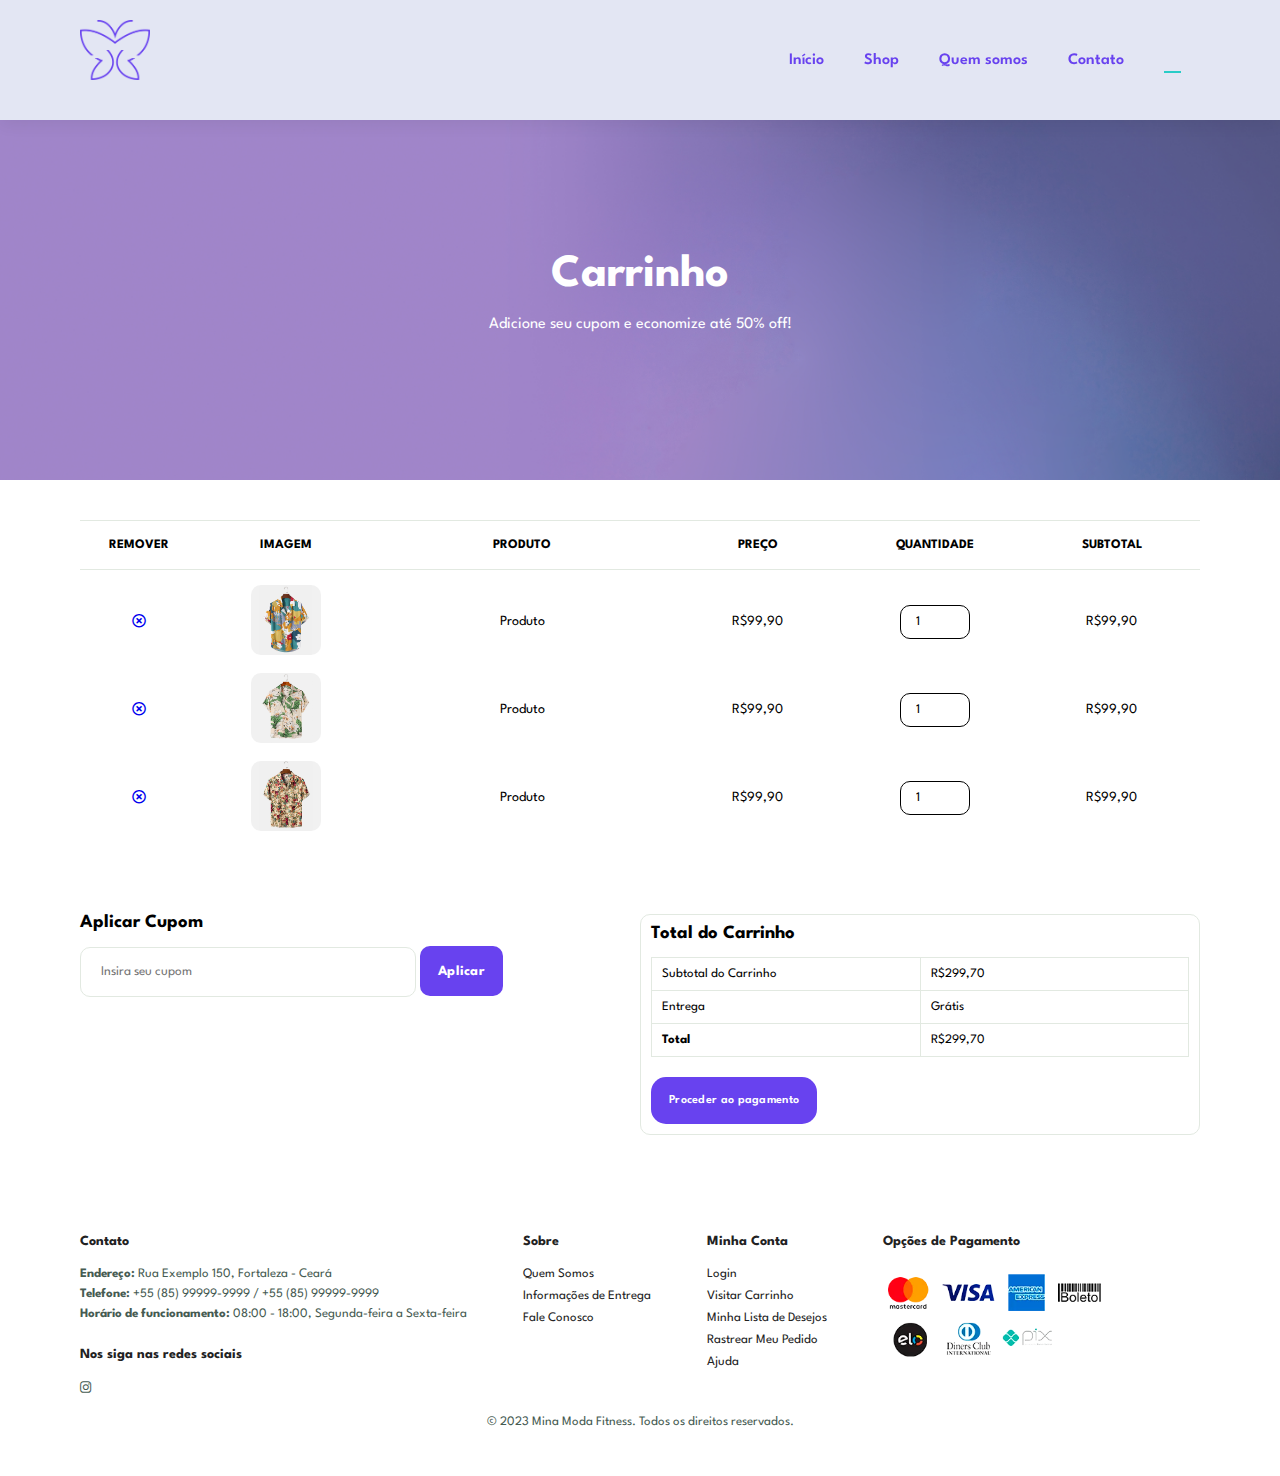
<file: cart.html>
<!DOCTYPE html>
<html lang="pt-br">

<head>
    <meta charset="UTF-8">
    <meta name="viewport" content="width=device-width, initial-scale=1.0">
    <title>Mina Moda Fitness - Quem somos</title>
    <link rel="shortcut icon" type="imagex/png" href="img/logo.ico">
    <link rel="stylesheet" href="https://pro.fontawesome.com/releases/v5.10.0/css/all.css" />
    <link rel="stylesheet" href="style.css">
</head>

<body>
    <section id="header">
        <a href="index.html">
            <h1 id="logo">
                <img src="img/logo.png" class="logo">
            </h1>
        </a>
        <div>
            <ul id="navbar">
                <li><a href="index.html">Início</a></li>
                <li><a href="shop.html">Shop</a></li>
                <li><a href="about.html">Quem somos</a></li>
                <li><a href="contact.html">Contato</a></li>
                <li id="lg-bag"><a class="active" href="cart.html"><i class="far fa-shopping-bag"></i></a></li>
                <a href="#" id="close"><i class="far fa-times"></i></a>
            </ul>
        </div>
        <div id="mobile">
            <a href="cart.html"><i class="far fa-shopping-bag"></i></a>
            <i id="bar" class="fas fa-outdent"></i>
        </div>
    </section>

    <section id="page-header" class="about-header">
        <h2>Carrinho</h2>
        <p>Adicione seu cupom e economize até 50% off!</p>
    </section>

    <section id="cart" class="section-p1">
        <table width="100%">
            <thead>
                <tr>
                    <td>Remover</td>
                    <td>Imagem</td>
                    <td>Produto</td>
                    <td>Preço</td>
                    <td>Quantidade</td>
                    <td>Subtotal</td>
                </tr>
            </thead>
            <tbody>
                <tr>
                    <td><a href="#"><i class="far fa-times-circle"></i></a></td>
                    <td><img src="img/products/f1.jpg" alt=""></td>
                    <td>Produto</td>
                    <td>R$99,90</td>
                    <td><input type="number" value="1"></td>
                    <td>R$99,90</td>
                </tr>
                <tr>
                    <td><a href="#"><i class="far fa-times-circle"></i></a></td>
                    <td><img src="img/products/f2.jpg" alt=""></td>
                    <td>Produto</td>
                    <td>R$99,90</td>
                    <td><input type="number" value="1"></td>
                    <td>R$99,90</td>
                </tr>
                <tr>
                    <td><a href="#"><i class="far fa-times-circle"></i></a></td>
                    <td><img src="img/products/f3.jpg" alt=""></td>
                    <td>Produto</td>
                    <td>R$99,90</td>
                    <td><input type="number" value="1"></td>
                    <td>R$99,90</td>
                </tr>
            </tbody>
        </table>
    </section>

    <section id="cart-add" class="section-p1">
        <div id="coupon">
            <h3>Aplicar Cupom</h3>
            <div>
                <input type="text" placeholder="Insira seu cupom">
                <button class="normal">Aplicar</button>
            </div>
        </div>

        <div id="subtotal">
            <h3>Total do Carrinho</h3>
            <table>
                <tr>
                    <td>Subtotal do Carrinho</td>
                    <td>R$299,70</td>
                </tr>
                <tr>
                    <td>Entrega</td>
                    <td>Grátis</td>
                </tr>
                <tr>
                    <td><strong>Total</strong></td>
                    <td>R$299,70</td>
                </tr>
            </table>
            <button>Proceder ao pagamento</button>
        </div>
    </section>

    <footer class="section-p1">
        <div class="column">
            <!-- <h1>
                <img src="img/logo.png" class="logo">
            </h1> -->
            <h4>Contato</h4>
            <p><strong>Endereço:</strong> Rua Exemplo 150, Fortaleza - Ceará</p>
            <p><strong>Telefone:</strong> +55 (85) 99999-9999 / +55 (85) 99999-9999</p>
            <p><strong>Horário de funcionamento:</strong> 08:00 - 18:00, Segunda-feira a Sexta-feira</p>
            <div class="social-medias">
                <h4>Nos siga nas redes sociais</h4>
                <div class="social-icons">
                    <!-- <i class="fab fa-facebook-f"></i>
                    <i class="fab fa-twitter"></i> -->
                    <a href="https://www.instagram.com/minamodafit/" target="_blank">
                        <i class="fab fa-instagram"></i>
                    </a>
                    <!-- <i class="fab fa-pinterest-p"></i> -->
                    <!-- <i class="fab fa-youtube"></i> -->
                </div>
            </div>
        </div>
        <div class="column">
            <h4>Sobre</h4>
            <a href="#">Quem Somos</a>
            <a href="#">Informações de Entrega</a>
            <!-- <a href="#">Políticas de Privacidade</a>
            <a href="#">Termos & Condições</a> -->
            <a href="#">Fale Conosco</a>
        </div>
        <div class="column">
            <h4>Minha Conta</h4>
            <a href="#">Login</a>
            <a href="#">Visitar Carrinho</a>
            <a href="#">Minha Lista de Desejos</a>
            <a href="#">Rastrear Meu Pedido</a>
            <a href="#">Ajuda</a>
        </div>
        <div class="column">
            <h4>Opções de Pagamento</h4>
            <img src="img/pay/pay2.png" class="payment">
        </div>
        <div class="copyright">
            <p>© 2023 Mina Moda Fitness. Todos os direitos reservados.</p>
        </div>
    </footer>

    <script src="script.js"></script>
</body>

</html>
</file>
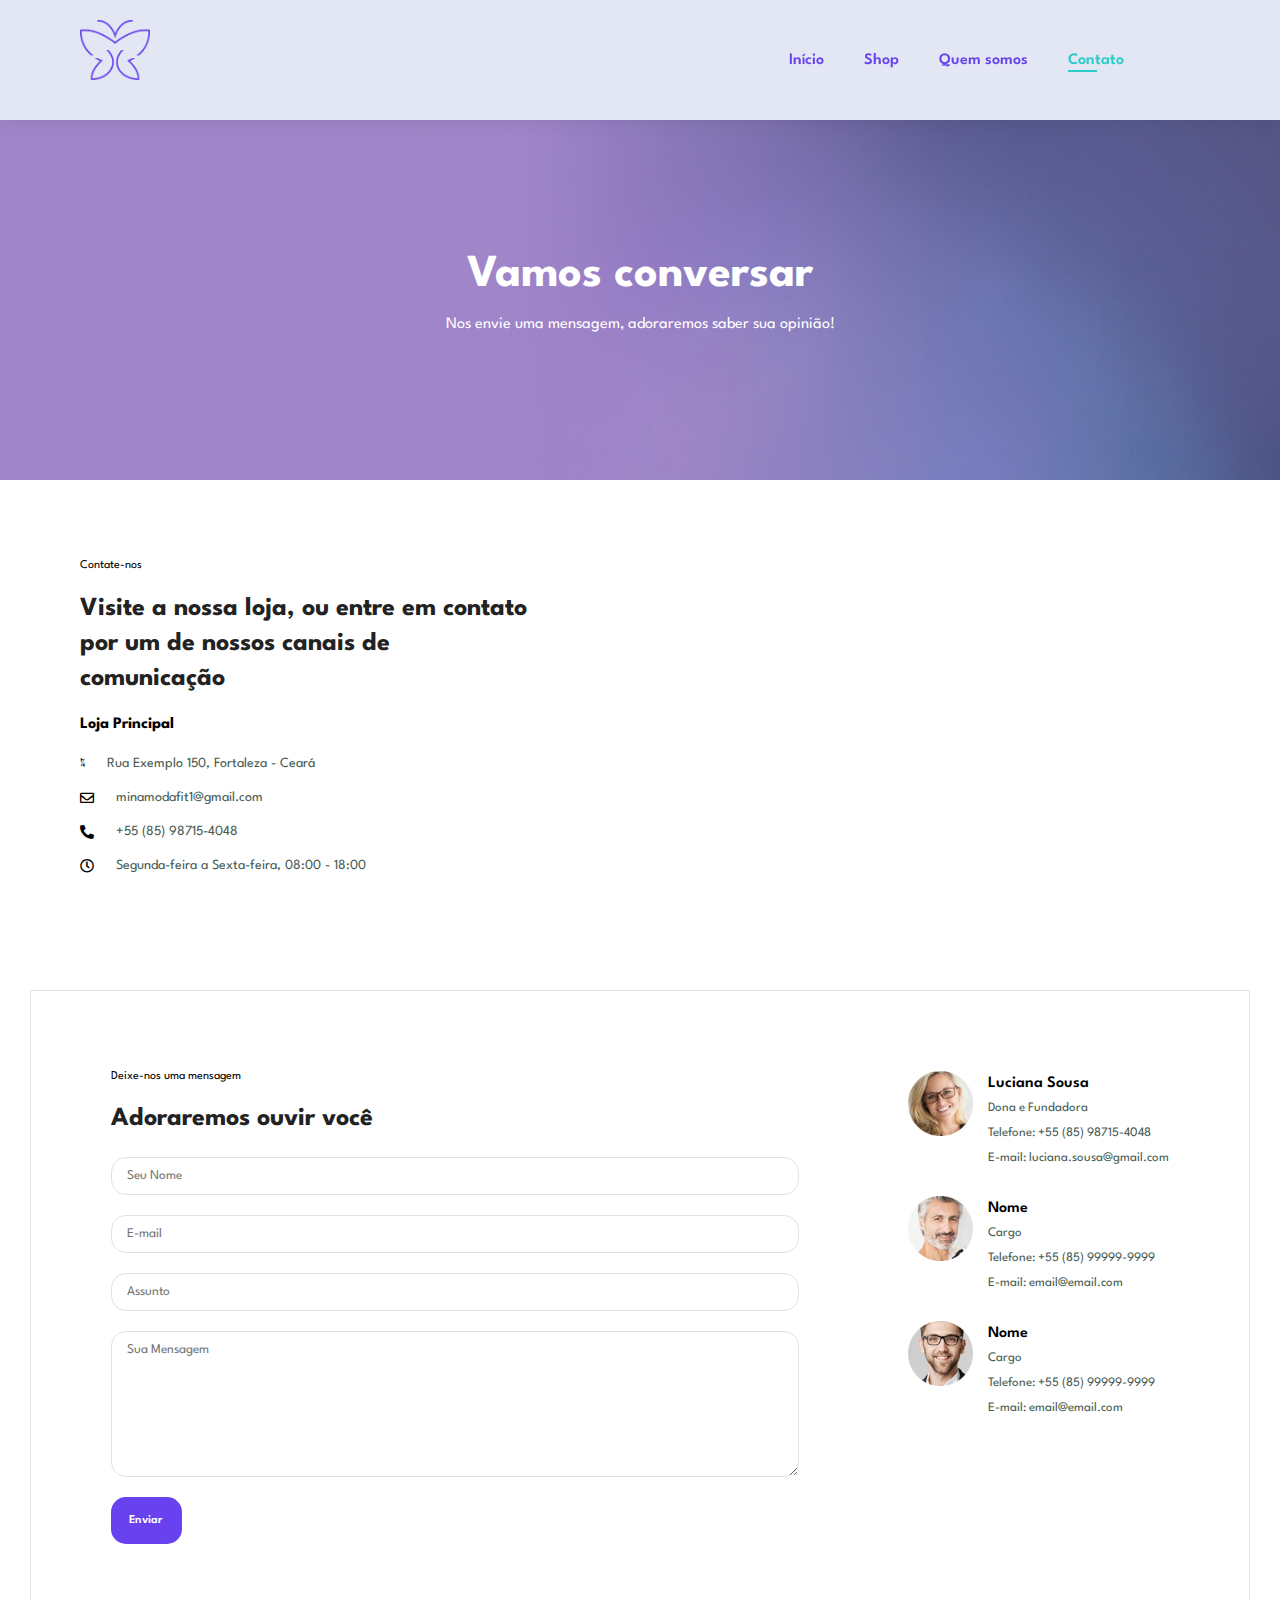
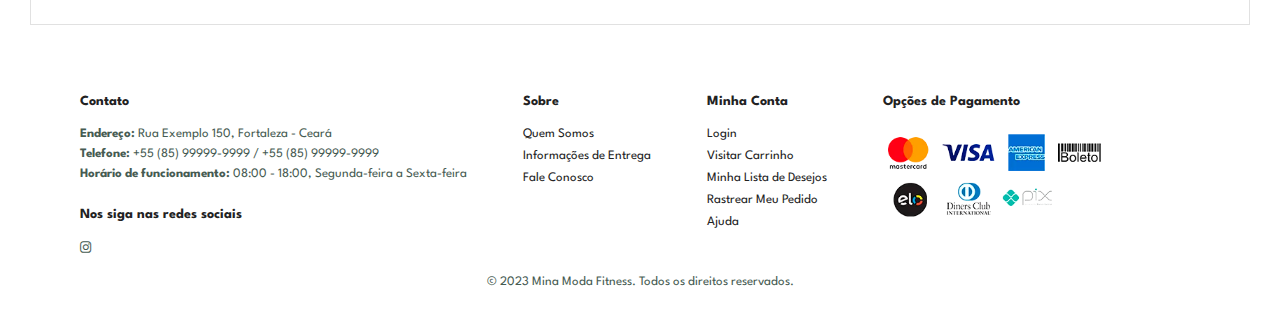
<file: contact.html>
<!DOCTYPE html>
<html lang="pt-br">

<head>
    <meta charset="UTF-8">
    <meta name="viewport" content="width=device-width, initial-scale=1.0">
    <title>Mina Moda Fitness - Quem somos</title>
    <link rel="shortcut icon" type="imagex/png" href="img/logo.ico">
    <link rel="stylesheet" href="https://pro.fontawesome.com/releases/v5.10.0/css/all.css" />
    <link rel="stylesheet" href="style.css">
</head>

<body>
    <section id="header">
        <a href="index.html">
            <h1 id="logo">
                <img src="img/logo.png" class="logo">
            </h1>
        </a>
        <div>
            <ul id="navbar">
                <li><a href="index.html">Início</a></li>
                <li><a href="shop.html">Shop</a></li>
                <li><a href="about.html">Quem somos</a></li>
                <li><a class="active" href="contact.html">Contato</a></li>
                <li id="lg-bag"><a href="cart.html"><i class="far fa-shopping-bag"></i></a></li>
                <a href="#" id="close"><i class="far fa-times"></i></a>
            </ul>
        </div>
        <div id="mobile">
            <a href="cart.html"><i class="far fa-shopping-bag"></i></a>
            <i id="bar" class="fas fa-outdent"></i>
        </div>
    </section>

    <section id="page-header" class="about-header">
        <h2>Vamos conversar</h2>
        <p>Nos envie uma mensagem, adoraremos saber sua opinião!</p>
    </section>

    <section id="contact-details" class="section-p1">
        <div class="details">
            <span>Contate-nos</span>
            <h2>Visite a nossa loja, ou entre em contato por um de nossos canais de comunicação</h2>
            <h3>Loja Principal</h3>
            <div>
                <li>
                    <i class="fal fa-map"></i>
                    <p>Rua Exemplo 150, Fortaleza - Ceará</p>
                </li>
                <li>
                    <i class="far fa-envelope"></i>
                    <p>minamodafit1@gmail.com</p>
                </li>
                <li>
                    <i class="fas fa-phone-alt"></i>
                    <p>+55 (85) 98715-4048</p>
                </li>
                <li>
                    <i class="far fa-clock"></i>
                    <p>Segunda-feira a Sexta-feira, 08:00 - 18:00</p>
                </li>
            </div>
        </div>

        <div class="map">
            <iframe
                src="https://www.google.com/maps/embed?pb=!1m18!1m12!1m3!1d3981.1787770385527!2d-38.48262219999998!3d-3.771245999999998!2m3!1f0!2f0!3f0!3m2!1i1024!2i768!4f13.1!3m3!1m2!1s0x7c745ff00e8e59d%3A0x385e42960e3ff967!2sCondom%C3%ADnio%20Juridical%20Center!5e0!3m2!1spt-BR!2sbr!4v1699823725367!5m2!1spt-BR!2sbr"
                width="600" height="450" style="border:0;" allowfullscreen="" loading="lazy"
                referrerpolicy="no-referrer-when-downgrade"></iframe>
        </div>
    </section>

    <section id="form-details">
        <form action="">
            <span>Deixe-nos uma mensagem</span>
            <h2>Adoraremos ouvir você</h2>
            <input type="text" placeholder="Seu Nome">
            <input type="text" placeholder="E-mail">
            <input type="text" placeholder="Assunto">
            <textarea name="" id="" cols="30" rows="10" placeholder="Sua Mensagem"></textarea>
            <button class="normal">Enviar</button>
        </form>

        <div class="people">
            <div>
                <img src="img/people/3.png" alt="">
                <p><span>Luciana Sousa</span> Dona e Fundadora<br>Telefone: +55 (85) 98715-4048<br>E-mail:
                    luciana.sousa@gmail.com</p>
            </div>
            <div>
                <img src="img/people/1.png" alt="">
                <p><span>Nome</span> Cargo<br>Telefone: +55 (85) 99999-9999<br>E-mail:
                    email@email.com</p>
            </div>
            <div>
                <img src="img/people/2.png" alt="">
                <p><span>Nome</span> Cargo<br>Telefone: +55 (85) 99999-9999<br>E-mail:
                    email@email.com</p>
            </div>
        </div>
    </section>

    <!-- <section id="newsletter" class="section-p1" class="section-m1">
        <div class="newstext">
            <h4>Inscreva-se na Newsletter</h4>
            <p>Receba atualizações por e-mail sobre os nosso últimos lançamentos e <span>ofertas especiais.</span>
            </p>
        </div>
        <div class="form">
            <input type="text" placeholder="Seu melhor e-mail">
            <button>Inscrever-se</button>
        </div>
    </section> -->

    <footer class="section-p1">
        <div class="column">
            <!-- <h1>
                <img src="img/logo.png" class="logo">
            </h1> -->
            <h4>Contato</h4>
            <p><strong>Endereço:</strong> Rua Exemplo 150, Fortaleza - Ceará</p>
            <p><strong>Telefone:</strong> +55 (85) 99999-9999 / +55 (85) 99999-9999</p>
            <p><strong>Horário de funcionamento:</strong> 08:00 - 18:00, Segunda-feira a Sexta-feira</p>
            <div class="social-medias">
                <h4>Nos siga nas redes sociais</h4>
                <div class="social-icons">
                    <!-- <i class="fab fa-facebook-f"></i>
                    <i class="fab fa-twitter"></i> -->
                    <a href="https://www.instagram.com/minamodafit/" target="_blank">
                        <i class="fab fa-instagram"></i>
                    </a>
                    <!-- <i class="fab fa-pinterest-p"></i> -->
                    <!-- <i class="fab fa-youtube"></i> -->
                </div>
            </div>
        </div>
        <div class="column">
            <h4>Sobre</h4>
            <a href="#">Quem Somos</a>
            <a href="#">Informações de Entrega</a>
            <!-- <a href="#">Políticas de Privacidade</a>
            <a href="#">Termos & Condições</a> -->
            <a href="#">Fale Conosco</a>
        </div>
        <div class="column">
            <h4>Minha Conta</h4>
            <a href="#">Login</a>
            <a href="#">Visitar Carrinho</a>
            <a href="#">Minha Lista de Desejos</a>
            <a href="#">Rastrear Meu Pedido</a>
            <a href="#">Ajuda</a>
        </div>
        <div class="column">
            <h4>Opções de Pagamento</h4>
            <img src="img/pay/pay2.png" class="payment">
        </div>
        <div class="copyright">
            <p>© 2023 Mina Moda Fitness. Todos os direitos reservados.</p>
        </div>
    </footer>

    <script src="script.js"></script>
</body>

</html>
</file>
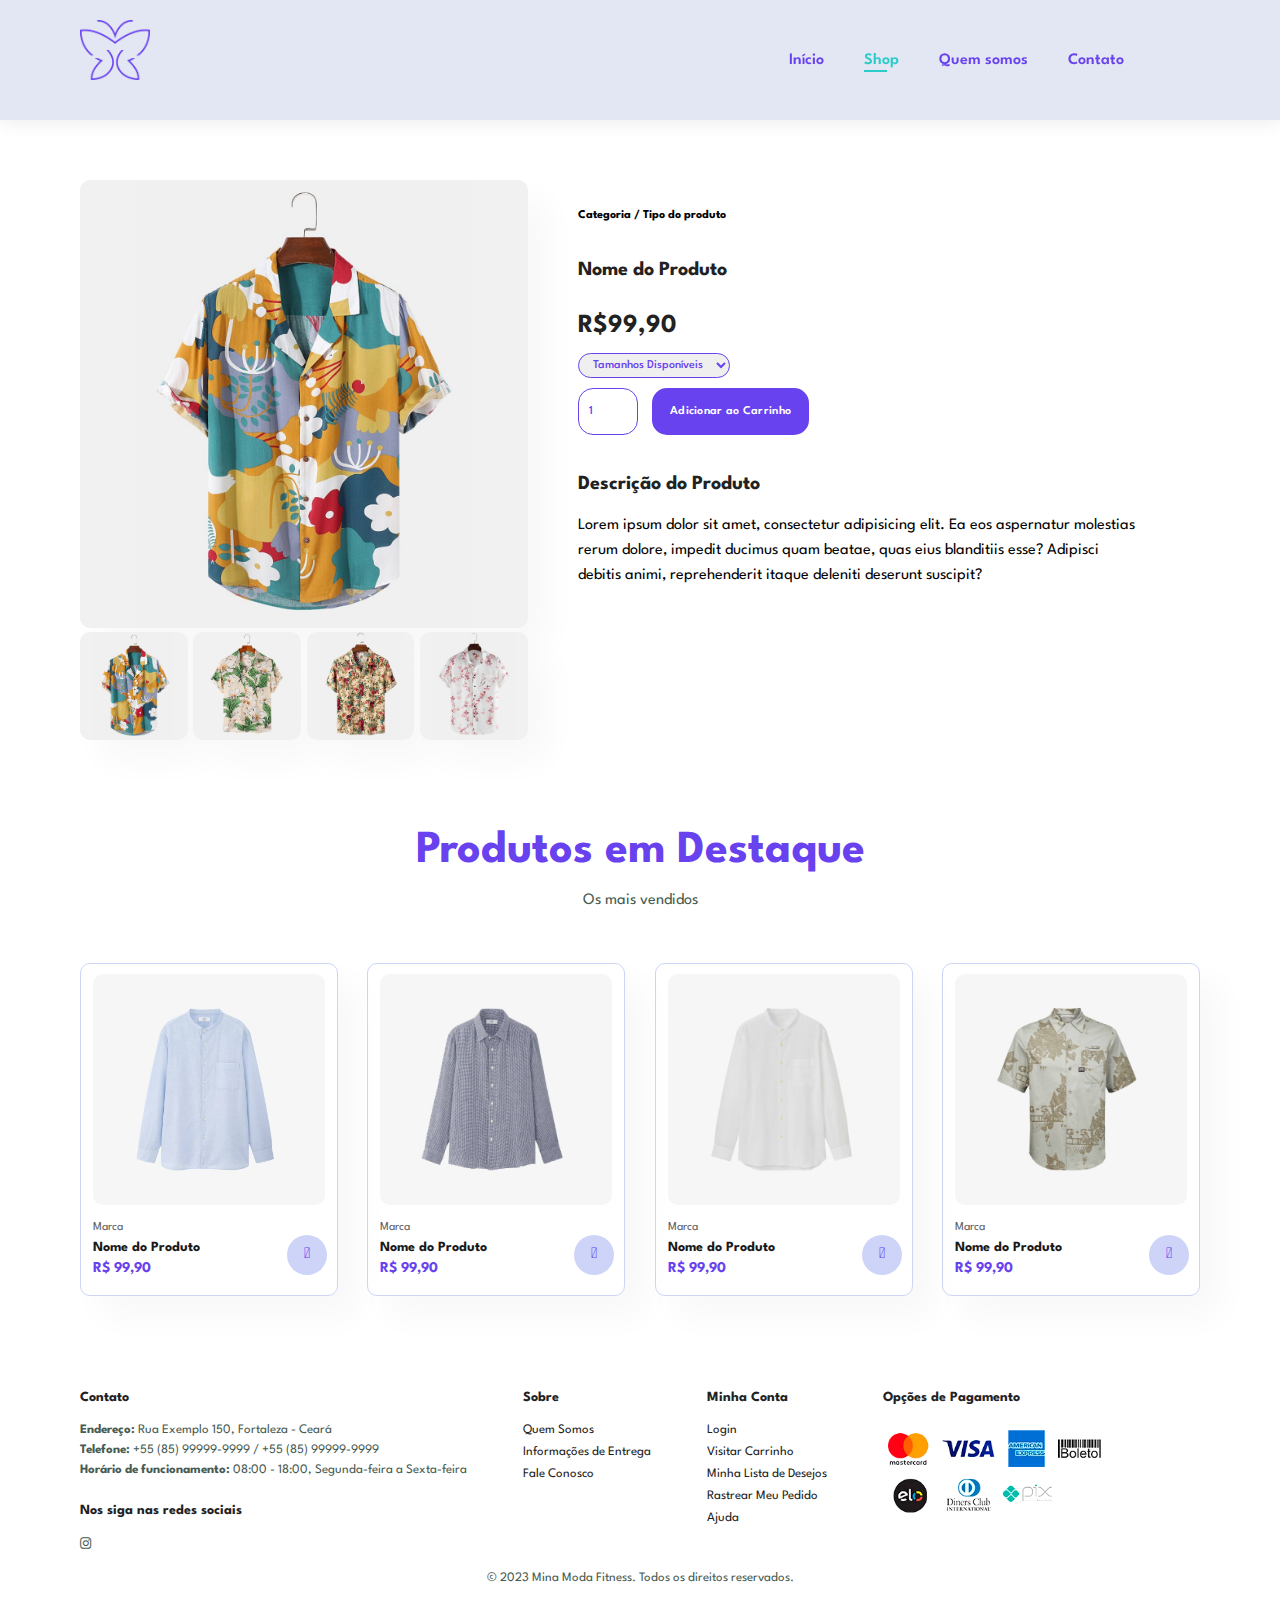
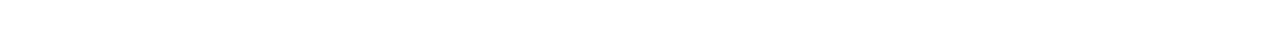
<file: product.html>
<!DOCTYPE html>
<html lang="pt-br">

<head>
    <meta charset="UTF-8">
    <meta name="viewport" content="width=device-width, initial-scale=1.0">
    <title>Mina Moda Fitness - Produto</title>
    <link rel="shortcut icon" type="imagex/png" href="img/logo.ico">
    <link rel="stylesheet" href="https://pro.fontawesome.com/releases/v5.10.0/css/all.css" />
    <link rel="stylesheet" href="style.css">
</head>

<body>
    <section id="header">
        <a href="index.html">
            <h1 id="logo">
                <img src="img/logo.png" class="logo">
            </h1>
        </a>
        <div>
            <ul id="navbar">
                <li><a href="index.html">Início</a></li>
                <li><a class="active" href="shop.html">Shop</a></li>
                <li><a href="about.html">Quem somos</a></li>
                <li><a href="contact.html">Contato</a></li>
                <li id="lg-bag"><a href="cart.html"><i class="far fa-shopping-bag"></i></a></li>
                <a href="#" id="close"><i class="far fa-times"></i></a>
            </ul>
        </div>
        <div id="mobile">
            <a href="cart.html"><i class="far fa-shopping-bag"></i></a>
            <i id="bar" class="fas fa-outdent"></i>
        </div>
    </section>

    <section id="product-details" class="section-p1">
        <div class="single-product-image">
            <img src="img/products/f1.jpg" width="100%" id="main-image" alt="">

            <div class="group-product-image">
                <div class="group-product-column">
                    <img src="img/products/f1.jpg" width="100%" class="small-image" alt="">
                </div>
                <div class="group-product-column">
                    <img src="img/products/f2.jpg" width="100%" class="small-image" alt="">
                </div>
                <div class="group-product-column">
                    <img src="img/products/f3.jpg" width="100%" class="small-image" alt="">
                </div>
                <div class="group-product-column">
                    <img src="img/products/f4.jpg" width="100%" class="small-image" alt="">
                </div>
            </div>
        </div>

        <div class="single-product-details">
            <h6>Categoria / Tipo do produto</h6>
            <h4>Nome do Produto</h4>
            <h2>R$99,90</h2>
            <select>
                <option>Tamanhos Disponíveis</option>
                <option>P</option>
                <option>M</option>
                <option>G</option>
            </select>
            <input type="number" value="1">
            <button>Adicionar ao Carrinho</button>
            <h4>Descrição do Produto</h4>
            <span>Lorem ipsum dolor sit amet, consectetur adipisicing elit. Ea eos aspernatur molestias rerum dolore,
                impedit ducimus quam beatae, quas eius blanditiis esse? Adipisci debitis animi, reprehenderit itaque
                deleniti deserunt suscipit?</span>
        </div>
    </section>

    <section id="products" class="section-p1">
        <h2>Produtos em Destaque</h2>
        <p>Os mais vendidos</p>
        <div class="product-container">
            <div class="product" onclick="window.location.href='product.html';">
                <img src="img/products/n1.jpg" alt="">
                <div class="product-description">
                    <span>Marca</span>
                    <h5>Nome do Produto</h5>
                    <h4>R$ 99,90</h4>
                </div>
                <a href="#"><i class="fal fa-shopping-cart cart"></i></a>
            </div>
            <div class="product" onclick="window.location.href='product.html';">
                <img src="img/products/n2.jpg" alt="">
                <div class="product-description">
                    <span>Marca</span>
                    <h5>Nome do Produto</h5>
                    <h4>R$ 99,90</h4>
                </div>
                <a href="#"><i class="fal fa-shopping-cart cart"></i></a>
            </div>
            <div class="product" onclick="window.location.href='product.html';">
                <img src="img/products/n3.jpg" alt="">
                <div class="product-description">
                    <span>Marca</span>
                    <h5>Nome do Produto</h5>
                    <h4>R$ 99,90</h4>
                </div>
                <a href="#"><i class="fal fa-shopping-cart cart"></i></a>
            </div>
            <div class="product" onclick="window.location.href='product.html';">
                <img src="img/products/n4.jpg" alt="">
                <div class="product-description">
                    <span>Marca</span>
                    <h5>Nome do Produto</h5>
                    <h4>R$ 99,90</h4>
                </div>
                <a href="#"><i class="fal fa-shopping-cart cart"></i></a>
            </div>
    </section>

    <!-- <section id="newsletter" class="section-p1" class="section-m1">
        <div class="newstext">
            <h4>Inscreva-se na Newsletter</h4>
            <p>Receba atualizações por e-mail sobre os nosso últimos lançamentos e <span>ofertas especiais.</span>
            </p>
        </div>
        <div class="form">
            <input type="text" placeholder="Seu melhor e-mail">
            <button>Inscrever-se</button>
        </div>
    </section> -->

    <footer class="section-p1">
        <div class="column">
            <!-- <h1>
                <img src="img/logo.png" class="logo">
            </h1> -->
            <h4>Contato</h4>
            <p><strong>Endereço:</strong> Rua Exemplo 150, Fortaleza - Ceará</p>
            <p><strong>Telefone:</strong> +55 (85) 99999-9999 / +55 (85) 99999-9999</p>
            <p><strong>Horário de funcionamento:</strong> 08:00 - 18:00, Segunda-feira a Sexta-feira</p>
            <div class="social-medias">
                <h4>Nos siga nas redes sociais</h4>
                <div class="social-icons">
                    <!-- <i class="fab fa-facebook-f"></i>
                    <i class="fab fa-twitter"></i> -->
                    <a href="https://www.instagram.com/minamodafit/" target="_blank">
                        <i class="fab fa-instagram"></i>
                    </a>
                    <!-- <i class="fab fa-pinterest-p"></i> -->
                    <!-- <i class="fab fa-youtube"></i> -->
                </div>
            </div>
        </div>
        <div class="column">
            <h4>Sobre</h4>
            <a href="#">Quem Somos</a>
            <a href="#">Informações de Entrega</a>
            <!-- <a href="#">Políticas de Privacidade</a>
            <a href="#">Termos & Condições</a> -->
            <a href="#">Fale Conosco</a>
        </div>
        <div class="column">
            <h4>Minha Conta</h4>
            <a href="#">Login</a>
            <a href="#">Visitar Carrinho</a>
            <a href="#">Minha Lista de Desejos</a>
            <a href="#">Rastrear Meu Pedido</a>
            <a href="#">Ajuda</a>
        </div>
        <div class="column">
            <h4>Opções de Pagamento</h4>
            <img src="img/pay/pay2.png" class="payment">
        </div>
        <div class="copyright">
            <p>© 2023 Mina Moda Fitness. Todos os direitos reservados.</p>
        </div>
    </footer>

    <script src="script.js"></script>
</body>

</html>
</file>
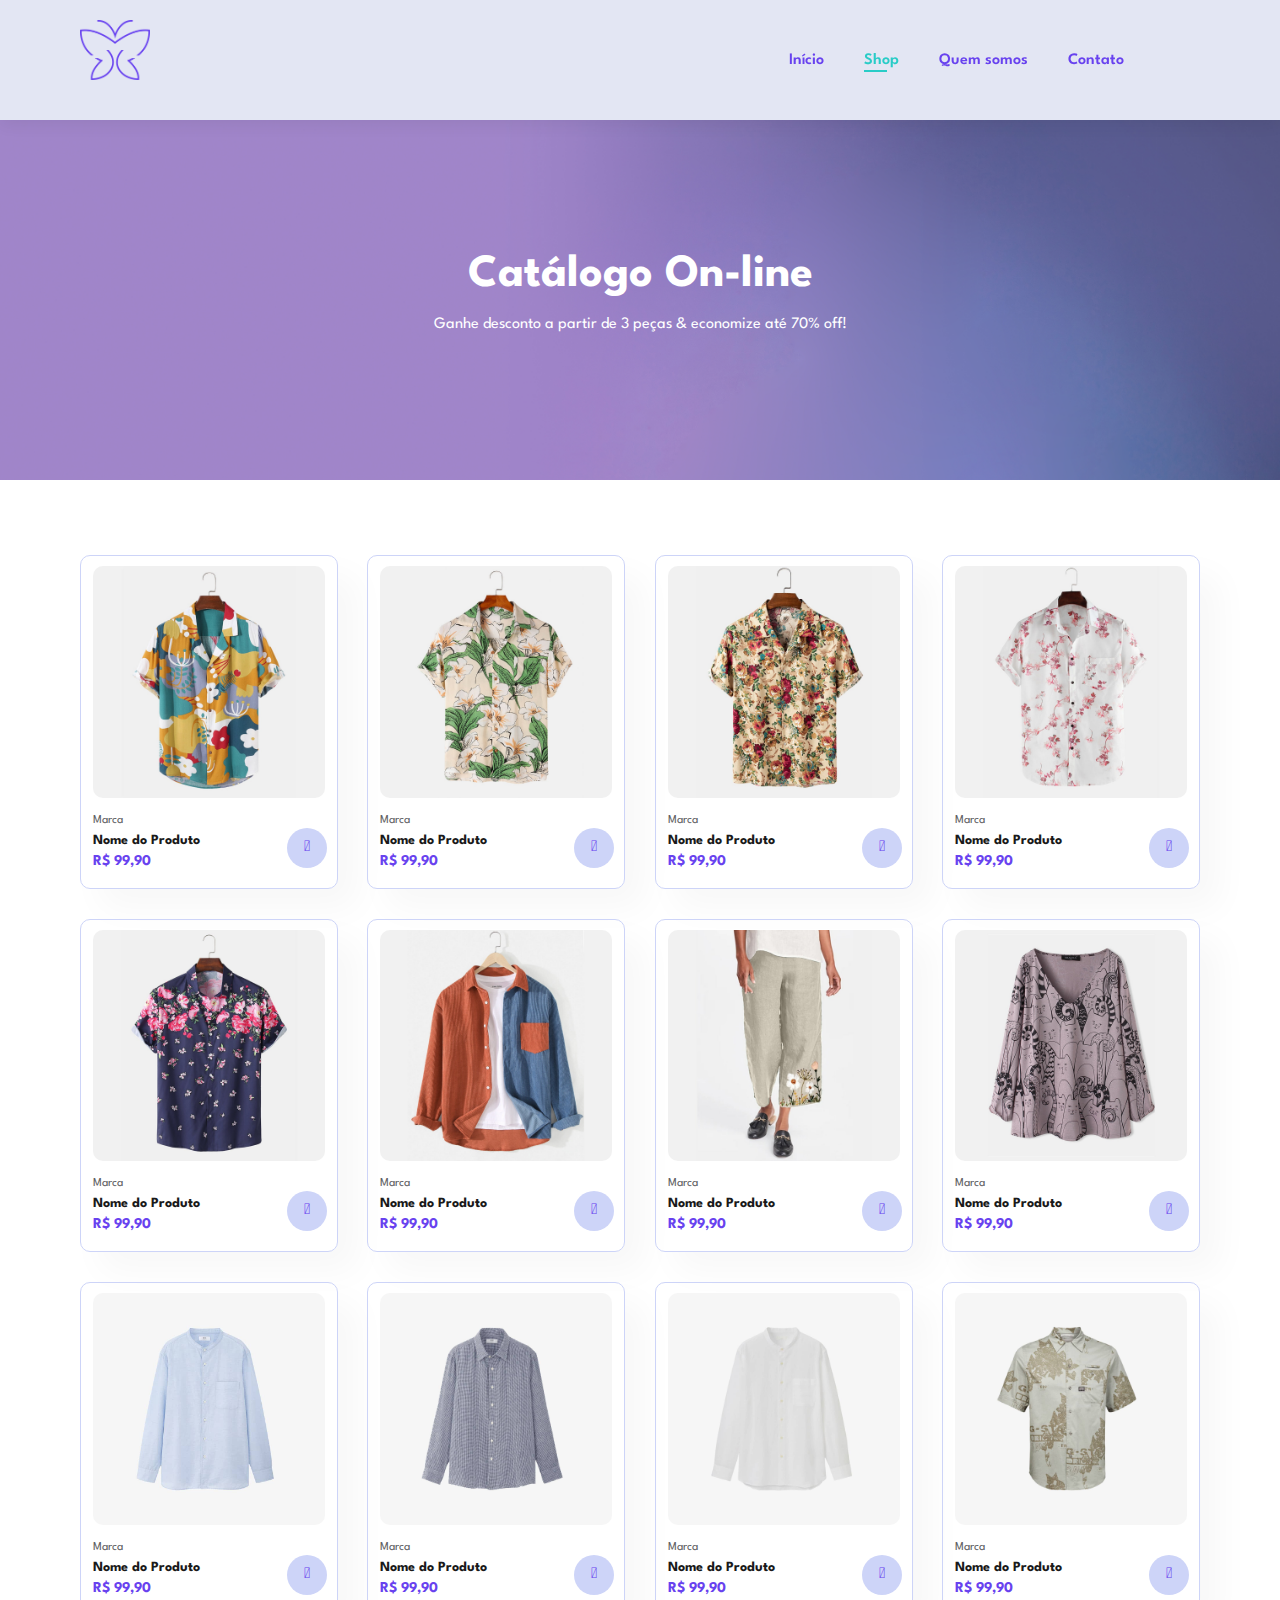
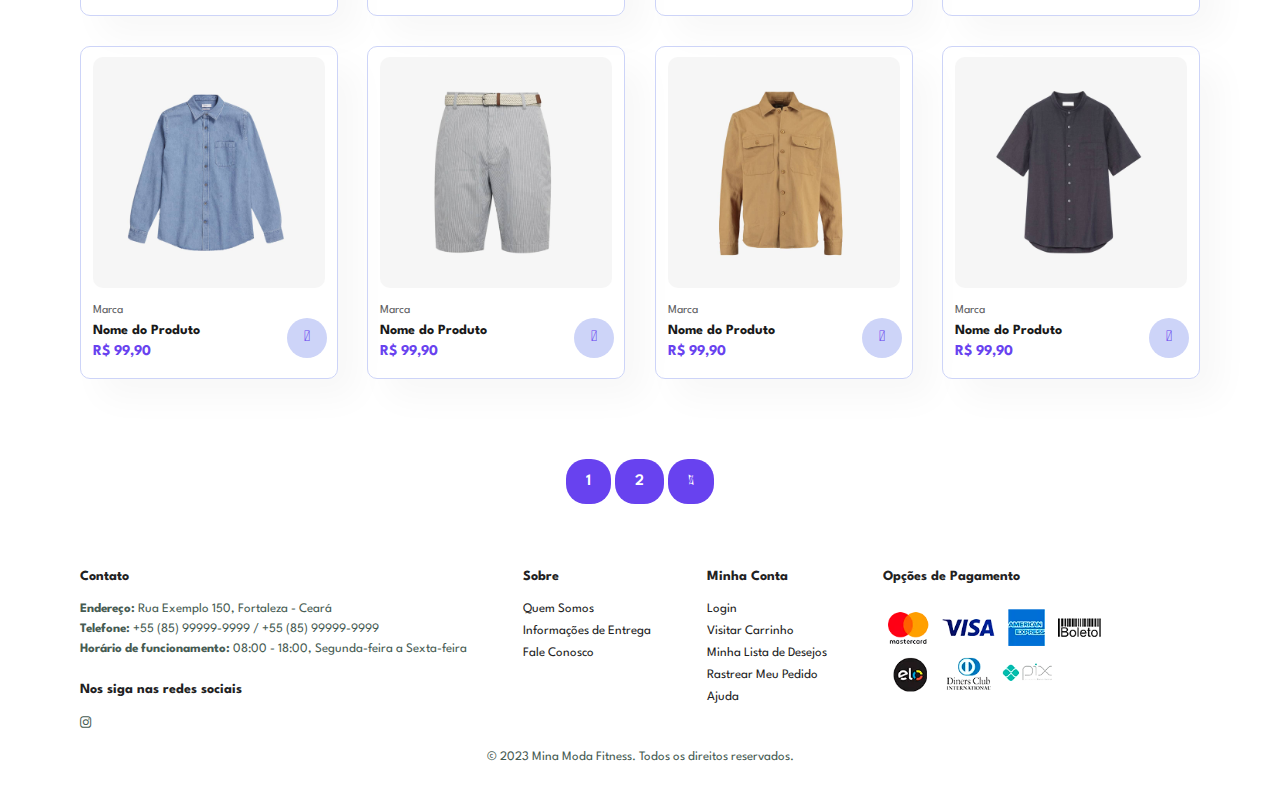
<file: shop.html>
<!DOCTYPE html>
<html lang="pt-br">

<head>
    <meta charset="UTF-8">
    <meta name="viewport" content="width=device-width, initial-scale=1.0">
    <title>Mina Moda Fitness - Catálogo On-line</title>
    <link rel="shortcut icon" type="imagex/png" href="img/logo.ico">
    <link rel="stylesheet" href="https://pro.fontawesome.com/releases/v5.10.0/css/all.css" />
    <link rel="stylesheet" href="style.css">
</head>

<body>
    <section id="header">
        <a href="index.html">
            <h1 id="logo">
                <img src="img/logo.png" class="logo">
            </h1>
        </a>
        <div>
            <ul id="navbar">
                <li><a href="index.html">Início</a></li>
                <li><a class="active" href="shop.html">Shop</a></li>
                <li><a href="about.html">Quem somos</a></li>
                <li><a href="contact.html">Contato</a></li>
                <li id="lg-bag"><a href="cart.html"><i class="far fa-shopping-bag"></i></a></li>
                <a href="#" id="close"><i class="far fa-times"></i></a>
            </ul>
        </div>
        <div id="mobile">
            <a href="cart.html"><i class="far fa-shopping-bag"></i></a>
            <i id="bar" class="fas fa-outdent"></i>
        </div>
    </section>

    <section id="page-header">
        <h2>Catálogo On-line</h2>
        <p>Ganhe desconto a partir de 3 peças & economize até 70% off!</p>
    </section>

    <section id="products" class="section-p1">
        <div class="product-container">
            <div class="product" onclick="window.location.href='product.html';">
                <img src="img/products/f1.jpg" alt="">
                <div class="product-description">
                    <span>Marca</span>
                    <h5>Nome do Produto</h5>
                    <h4>R$ 99,90</h4>
                </div>
                <a href="#"><i class="fal fa-shopping-cart cart"></i></a>
            </div>
            <div class="product" onclick="window.location.href='product.html';">
                <img src="img/products/f2.jpg" alt="">
                <div class="product-description">
                    <span>Marca</span>
                    <h5>Nome do Produto</h5>
                    <h4>R$ 99,90</h4>
                </div>
                <a href="#"><i class="fal fa-shopping-cart cart"></i></a>
            </div>
            <div class="product" onclick="window.location.href='product.html';">
                <img src="img/products/f3.jpg" alt="">
                <div class="product-description">
                    <span>Marca</span>
                    <h5>Nome do Produto</h5>
                    <h4>R$ 99,90</h4>
                </div>
                <a href="#"><i class="fal fa-shopping-cart cart"></i></a>
            </div>
            <div class="product" onclick="window.location.href='product.html';">
                <img src="img/products/f4.jpg" alt="">
                <div class="product-description">
                    <span>Marca</span>
                    <h5>Nome do Produto</h5>
                    <h4>R$ 99,90</h4>
                </div>
                <a href="#"><i class="fal fa-shopping-cart cart"></i></a>
            </div>
            <div class="product" onclick="window.location.href='product.html';">
                <img src="img/products/f5.jpg" alt="">
                <div class="product-description">
                    <span>Marca</span>
                    <h5>Nome do Produto</h5>
                    <h4>R$ 99,90</h4>
                </div>
                <a href="#"><i class="fal fa-shopping-cart cart"></i></a>
            </div>
            <div class="product" onclick="window.location.href='product.html';">
                <img src="img/products/f6.jpg" alt="">
                <div class="product-description">
                    <span>Marca</span>
                    <h5>Nome do Produto</h5>
                    <h4>R$ 99,90</h4>
                </div>
                <a href="#"><i class="fal fa-shopping-cart cart"></i></a>
            </div>
            <div class="product" onclick="window.location.href='product.html';">
                <img src="img/products/f7.jpg" alt="">
                <div class="product-description">
                    <span>Marca</span>
                    <h5>Nome do Produto</h5>
                    <h4>R$ 99,90</h4>
                </div>
                <a href="#"><i class="fal fa-shopping-cart cart"></i></a>
            </div>
            <div class="product" onclick="window.location.href='product.html';">
                <img src="img/products/f8.jpg" alt="">
                <div class="product-description">
                    <span>Marca</span>
                    <h5>Nome do Produto</h5>
                    <h4>R$ 99,90</h4>
                </div>
                <a href="#"><i class="fal fa-shopping-cart cart"></i></a>
            </div>
            <div class="product" onclick="window.location.href='product.html';">
                <img src="img/products/n1.jpg" alt="">
                <div class="product-description">
                    <span>Marca</span>
                    <h5>Nome do Produto</h5>
                    <h4>R$ 99,90</h4>
                </div>
                <a href="#"><i class="fal fa-shopping-cart cart"></i></a>
            </div>
            <div class="product" onclick="window.location.href='product.html';">
                <img src="img/products/n2.jpg" alt="">
                <div class="product-description">
                    <span>Marca</span>
                    <h5>Nome do Produto</h5>
                    <h4>R$ 99,90</h4>
                </div>
                <a href="#"><i class="fal fa-shopping-cart cart"></i></a>
            </div>
            <div class="product" onclick="window.location.href='product.html';">
                <img src="img/products/n3.jpg" alt="">
                <div class="product-description">
                    <span>Marca</span>
                    <h5>Nome do Produto</h5>
                    <h4>R$ 99,90</h4>
                </div>
                <a href="#"><i class="fal fa-shopping-cart cart"></i></a>
            </div>
            <div class="product" onclick="window.location.href='product.html';">
                <img src="img/products/n4.jpg" alt="">
                <div class="product-description">
                    <span>Marca</span>
                    <h5>Nome do Produto</h5>
                    <h4>R$ 99,90</h4>
                </div>
                <a href="#"><i class="fal fa-shopping-cart cart"></i></a>
            </div>
            <div class="product" onclick="window.location.href='product.html';">
                <img src="img/products/n5.jpg" alt="">
                <div class="product-description">
                    <span>Marca</span>
                    <h5>Nome do Produto</h5>
                    <h4>R$ 99,90</h4>
                </div>
                <a href="#"><i class="fal fa-shopping-cart cart"></i></a>
            </div>
            <div class="product" onclick="window.location.href='product.html';">
                <img src="img/products/n6.jpg" alt="">
                <div class="product-description">
                    <span>Marca</span>
                    <h5>Nome do Produto</h5>
                    <h4>R$ 99,90</h4>
                </div>
                <a href="#"><i class="fal fa-shopping-cart cart"></i></a>
            </div>
            <div class="product" onclick="window.location.href='product.html';">
                <img src="img/products/n7.jpg" alt="">
                <div class="product-description">
                    <span>Marca</span>
                    <h5>Nome do Produto</h5>
                    <h4>R$ 99,90</h4>
                </div>
                <a href="#"><i class="fal fa-shopping-cart cart"></i></a>
            </div>
            <div class="product" onclick="window.location.href='product.html';">
                <img src="img/products/n8.jpg" alt="">
                <div class="product-description">
                    <span>Marca</span>
                    <h5>Nome do Produto</h5>
                    <h4>R$ 99,90</h4>
                </div>
                <a href="#"><i class="fal fa-shopping-cart cart"></i></a>
            </div>
        </div>
    </section>

    <section id="pagination" class="section-p1">
        <a href="#">1</a>
        <a href="#">2</a>
        <a href="#"><i class="fal fa-long-arrow-alt-right"></i></a>
    </section>

    <!-- <section id="newsletter" class="section-p1" class="section-m1">
        <div class="newstext">
            <h4>Inscreva-se na Newsletter</h4>
            <p>Receba atualizações por e-mail sobre os nosso últimos lançamentos e <span>ofertas especiais.</span>
            </p>
        </div>
        <div class="form">
            <input type="text" placeholder="Seu melhor e-mail">
            <button>Inscrever-se</button>
        </div>
    </section> -->

    <footer class="section-p1">
        <div class="column">
            <!-- <h1>
                <img src="img/logo.png" class="logo">
            </h1> -->
            <h4>Contato</h4>
            <p><strong>Endereço:</strong> Rua Exemplo 150, Fortaleza - Ceará</p>
            <p><strong>Telefone:</strong> +55 (85) 99999-9999 / +55 (85) 99999-9999</p>
            <p><strong>Horário de funcionamento:</strong> 08:00 - 18:00, Segunda-feira a Sexta-feira</p>
            <div class="social-medias">
                <h4>Nos siga nas redes sociais</h4>
                <div class="social-icons">
                    <!-- <i class="fab fa-facebook-f"></i>
                    <i class="fab fa-twitter"></i> -->
                    <a href="https://www.instagram.com/minamodafit/" target="_blank">
                        <i class="fab fa-instagram"></i>
                    </a>
                    <!-- <i class="fab fa-pinterest-p"></i> -->
                    <!-- <i class="fab fa-youtube"></i> -->
                </div>
            </div>
        </div>
        <div class="column">
            <h4>Sobre</h4>
            <a href="#">Quem Somos</a>
            <a href="#">Informações de Entrega</a>
            <!-- <a href="#">Políticas de Privacidade</a>
            <a href="#">Termos & Condições</a> -->
            <a href="#">Fale Conosco</a>
        </div>
        <div class="column">
            <h4>Minha Conta</h4>
            <a href="#">Login</a>
            <a href="#">Visitar Carrinho</a>
            <a href="#">Minha Lista de Desejos</a>
            <a href="#">Rastrear Meu Pedido</a>
            <a href="#">Ajuda</a>
        </div>
        <div class="column">
            <h4>Opções de Pagamento</h4>
            <img src="img/pay/pay2.png" class="payment">
        </div>
        <div class="copyright">
            <p>© 2023 Mina Moda Fitness. Todos os direitos reservados.</p>
        </div>
    </footer>

    <script src="script.js"></script>
</body>

</html>
</file>
<file: style.css>
@import url('https://fonts.googleapis.com/css2?family=Spartan:wght@100;200;300;400;500;600;700;800;900&display=swap');

* {
    margin: 0;
    padding: 0;
    box-sizing: border-box;
    font-family: 'Spartan', sans-serif;
}

h1 {
    font-size: 3.125rem;
    line-height: 4rem;
    color: #222;
}

h2 {
    font-size: 2.875rem;
    line-height: 3.375rem;
    color: #222;
}

h4 {
    font-size: 1.25rem;
    color: #222;
}

h6 {
    font-weight: 700;
    font-size: 0.75rem;
}

p {
    font-size: 1rem;
    color: #465b52;
    margin: 0.9375rem 0 1.25rem 0;
}

.section-p1 {
    padding: 2.5rem 5rem;
}

.section-m1 {
    margin: 2.5rem 0;
}

body {
    width: 100%;
}

/* Logo */

#logo>img {
    width: 4.375rem;
    height: 3.75rem;
}

/* Header */

#header {
    display: flex;
    align-items: center;
    justify-content: space-between;
    padding: 1.25rem 5rem;
    background: #e3e6f3;
    box-shadow: 0 0.3125rem 0.9375rem rgba(0, 0, 0, 0.06);
    z-index: 999;
    position: sticky;
    top: 0;
    left: 0;
}

#navbar {
    display: flex;
    align-items: center;
    justify-content: center;
}

#navbar li {
    list-style: none;
    padding: 0 1.25rem;
    position: relative;
}

#navbar li a {
    text-decoration: none;
    font-size: 1rem;
    font-weight: 600;
    color: #6842ef;
    white-space: nowrap;
    transition: 0.3s ease;
}

#navbar li a:hover,
#navbar li a.active {
    color: #29ccc7;
}

#navbar li a.active::after,
#navbar li a:hover::after {
    content: "";
    width: 30%;
    height: 0.125rem;
    background: #29ccc7;
    position: absolute;
    bottom: -0.25rem;
    left: 1.25rem;
}

#mobile {
    display: none;
    align-items: center;
}

#close {
    display: none;
}

/* Hero */

#hero {
    background-image: url("img/hero.jpg");
    height: 90vh;
    width: 100%;
    background-size: cover;
    background-position: top 25% right 0;
    padding: 0 5rem;
    display: flex;
    flex-direction: column;
    align-items: flex-start;
    justify-content: center;
}

#hero h4 {
    padding-bottom: 0.9375rem;
    color: #ffffff;
}

#hero h2 {
    color: #6842ef;
}

#hero h1 {
    color: #2afff8;
}

#hero p {
    color: #ffffff;
}

#hero button {
    background-color: #6842ef;
    color: #ffffff;
    border: none;
    border-radius: 1.25rem;
    padding: 0.8125rem 1.125rem;
    letter-spacing: 0.0187rem;
    cursor: pointer;
    font-weight: 700;
    font-size: 0.9375rem;
    transition: 0.3s;

    &:hover {
        background-color: #29ccc7;
    }
}

/* Features */

#feature {
    display: flex;
    align-items: center;
    justify-content: space-between;
    flex-wrap: wrap;
}

#feature .feature-box {
    width: 11.25rem;
    text-align: center;
    padding: 1.5625rem 0.9375rem;
    box-shadow: 1.25rem 1.25rem 2.125rem rgba(0, 0, 0, 0.03);
    border: 0.0625rem solid #cdd4f8;
    border-radius: 0.625rem;
    margin: 0.9375rem 0;

    &:hover {
        box-shadow: 0.625rem 0.625rem 3.375rem rgba(70, 62, 221, 0.1);
    }
}

#feature .feature-box img {
    width: 100%;
    margin-bottom: 0.625rem;

}

#feature .feature-box h6 {
    display: inline-block;
    padding: 0.5625rem 0.5rem 0.375rem 0.5rem;
    line-height: 1;
    border-radius: 0.25rem;
    color: #088178;
    background-color: #d1e8f2;
}

#feature .feature-box:nth-child(2) h6 {
    background-color: #fddde4;
}

#feature .feature-box:nth-child(3) h6 {
    background-color: #cdebbc;
}

#feature .feature-box:nth-child(4) h6 {
    background-color: #cdd4f8;
}

#feature .feature-box:nth-child(5) h6 {
    background-color: #f6dbf6;
}

#feature .feature-box:nth-child(6) h6 {
    background-color: #fff2e5;
}

/* Products */

#products {
    text-align: center;
}

#products .product-container {
    display: flex;
    justify-content: space-between;
    padding-top: 1.25rem;
    flex-wrap: wrap;
}

#products .product {
    width: 23%;
    min-width: 15.625rem;
    padding: 0.625rem 0.75rem;
    border: 0.0625rem solid #cdd4f8;
    border-radius: 0.625rem;
    cursor: pointer;
    box-shadow: 1.25rem 1.25rem 2.125rem rgba(0, 0, 0, 0.03);
    margin: 0.9375rem 0;
    transition: 0.3s ease;
    position: relative;

    &:hover {
        box-shadow: 1.25rem 1.25rem 2.125rem rgba(0, 0, 0, 0.1);
    }
}

#products h2 {
    color: #6842ef;
}

#products .product img {
    width: 100%;
    border-radius: 0.625rem;
}

#products .product .product-description {
    text-align: start;
    padding: 0.625rem 0;
}

#products .product .product-description span {
    color: #606063;
    font-size: 0.75rem;
}

#products .product .product-description h5 {
    padding-top: 0.4375rem;
    color: #1a1a1a;
    font-size: 0.875rem;
}

#products .product .product-description h4 {
    padding-top: 0.4375rem;
    font-size: 0.9375rem;
    font-weight: 700;
    color: #6842ef;
}

#products .product .cart {
    width: 2.5rem;
    height: 2.5rem;
    line-height: 2.5rem;
    border-radius: 3.125rem;
    background-color: #cdd4f8;
    font-weight: 500;
    color: #6842ef;
    position: absolute;
    bottom: 1.25rem;
    right: 0.625rem;
    transition: 0.3s ease;

    &:hover {
        background-color: #29ccc7;
        color: #088178;
    }
}

/* Call to Action Banner */
#large-banner {
    display: flex;
    flex-direction: column;
    justify-content: center;
    align-items: center;
    text-align: center;
    background-image: url(img/banner/background.png);
    width: 100%;
    height: 40vh;
    background-size: cover;
    background-position: center;
}

#large-banner h4 {
    color: #ffffff;
}

#large-banner h2 {
    color: #ffffff;
    font-size: 1.875rem;
    padding: 0.625rem 0;
}

#large-banner h2 span {
    color: #2afff8;
}

#large-banner button {
    background-color: #6842ef;
    color: #ffffff;
    border: none;
    border-radius: 1.25rem;
    padding: 0.8125rem 1.125rem;
    letter-spacing: 0.0187rem;
    cursor: pointer;
    font-weight: 700;
    font-size: 0.9375rem;
    transition: 0.3s;

    &:hover {
        background-color: #29ccc7;
    }
}

/* Medium Banners */

#medium-banner {
    display: flex;
    justify-content: space-between;
    flex-wrap: wrap;
    padding: 1.25rem 3.75rem;
}

#medium-banner .banner-container {
    display: flex;
    flex: 1;
    flex-direction: column;
    justify-content: center;
    align-items: flex-start;
    background-image: url(img/banner/banner.jpg);
    min-width: 36.25rem;
    height: 40vh;
    background-size: cover;
    background-position: center;
    padding: 1.875rem;
    margin: 1.25rem 1.25rem 0;
    border-radius: 0.625rem;
    box-shadow: 1.25rem 1.25rem 2.125rem rgba(0, 0, 0, 0.03);
}

#medium-banner .banner-container2 {
    background-image: url(img/banner/banner.jpg);
}

#medium-banner h4 {
    color: #ffffff;
    font-size: 1.375rem;
    font-weight: 300;
}

#medium-banner h2 {
    color: #ffffff;
    font-size: 1.75rem;
    font-weight: 800;
}

#medium-banner span {
    color: #ffffff;
    font-size: 0.875rem;
    font-weight: 500;
    padding-bottom: 0.9375rem;
}

#medium-banner button {
    background-color: transparent;
    color: #ffffff;
    border: 0.0625rem solid white;
    padding: 0.6875rem 1.125rem;
    border-radius: 1.25rem;
    letter-spacing: 0.0187rem;
    cursor: pointer;
    font-weight: 600;
    font-size: 0.8125rem;
    outline: none;
    transition: 0.3s;
}

#medium-banner .banner-container:hover button {
    background-color: #6842ef;
    border: 0.0625rem solid #6842ef;
}

/* Small Banners */

#small-banner {
    display: flex;
    justify-content: space-between;
    flex-wrap: wrap;
    padding: 1.25rem 3.75rem 2.5rem;
}

#small-banner .banner-container {
    display: flex;
    flex: 1;
    flex-direction: column;
    justify-content: center;
    align-items: flex-start;
    background-image: url(img/banner/banner.jpg);
    min-width: 30%;
    height: 30vh;
    background-size: cover;
    background-position: center;
    margin: 1.25rem 1.25rem 0;
    padding: 1.875rem;
    border-radius: 0.625rem;
    box-shadow: 1.25rem 1.25rem 2.125rem rgba(0, 0, 0, 0.03);
}

#small-banner .banner-container2 {
    background-image: url(img/banner/banner.jpg);
}

#small-banner .banner-container3 {
    background-image: url(img/banner/banner.jpg);
}

#small-banner h2 {
    color: #ffffff;
    font-weight: 900;
    font-size: 1.375rem;
}

#small-banner h3 {
    color: #2afff8;
    font-weight: 800;
    font-size: 0.9375rem;
}

/* Newsletter */

#newsletter {
    display: flex;
    justify-content: space-between;
    flex-wrap: wrap;
    align-items: center;
    background-image: url(img/banner/background.png);
    background-repeat: no-repeat;
}

#newsletter h4 {
    font-size: 1.375rem;
    font-weight: 700;
    color: #2afff8;
}

#newsletter p {
    font-size: 0.875rem;
    font-weight: 600;
    color: #ffffff;
}

#newsletter p span {
    color: #d2fe3c;
}

#newsletter .form {
    display: flex;
    width: 40%;
}

#newsletter input {
    height: 3.125rem;
    padding: 0 1.25em;
    font-size: 0.875rem;
    width: 100%;
    border: none;
    border-radius: 0.625rem 0 0 0.625rem;
    outline: none;
}

#newsletter button {
    background-color: #6842ef;
    color: #ffffff;
    border: none;
    border-radius: 0 0.625rem 0.625rem 0;
    padding: 0.8125rem 1.125rem;
    letter-spacing: 0.0187rem;
    cursor: pointer;
    font-weight: 700;
    font-size: 0.875rem;
    white-space: nowrap;
    transition: 0.3s;

    &:hover {
        background-color: #29ccc7;
    }
}

/* Footer */

footer {
    display: flex;
    flex-wrap: wrap;
    justify-content: space-between;
}

footer .column {
    display: flex;
    flex-direction: column;
    align-items: flex-start;
    margin-bottom: 1.25rem;
}

footer .logo {
    margin-bottom: 1.875rem;
}

footer h4 {
    font-size: 0.875rem;
    padding-bottom: 1.25rem;
}

footer p {
    font-size: 0.8125rem;
    margin: 0 0 0.5rem 0;
}

footer a {
    font-size: 0.8125rem;
    text-decoration: none;
    color: #222222;
    margin-bottom: 0.625rem;

    &:hover {
        color: #29ccc7;
    }
}

footer .social-medias {
    margin-top: 1.25rem;
}

footer .social-medias i {
    color: #465b52;
    padding-right: 0.25rem;
    cursor: pointer;

    &:hover {
        color: #29ccc7;
    }
}

footer .payment img {
    margin: 0.625rem 0 0.9375rem 0;
}

footer .copyright {
    width: 100%;
    text-align: center;
}

footer .payment {
    max-width: 70%;
    max-height: 70%;
}

/* Shop */

#page-header {
    background-image: url("img/banner/background.png");
    width: 100%;
    height: 40vh;
    background-size: cover;
    display: flex;
    justify-content: center;
    text-align: center;
    flex-direction: column;
    padding: 0.875rem;
}

#page-header h2,
#page-header p {
    color: #ffffff;
}

#pagination {
    text-align: center;
}

#pagination a {
    text-decoration: none;
    background-color: #6842ef;
    padding: 0.9375rem 1.25rem;
    border-radius: 1.25rem;
    color: #ffffff;
    font-weight: 600;
}

#pagination a i {
    font-size: 1rem;
    font-weight: 600;
}

/* Single Product Page */

#product-details {
    display: flex;
    margin-top: 1.25rem;
}

#product-details .single-product-image {
    width: 40%;
    margin-right: 3.125rem;
}

.group-product-image {
    display: flex;
    justify-content: space-between;
}

.group-product-column {
    flex-basis: 24%;
    cursor: pointer;
}

#main-image,
.small-image {
    border-radius: 0.625rem;
    box-shadow: 1.25rem 1.25rem 2.125rem rgba(0, 0, 0, 0.03);
    transition: 0.3s ease;

    &:hover {
        box-shadow: 1.25rem 1.25rem 2.125rem rgba(0, 0, 0, 0.1)
    }
}

#product-details .single-product-details {
    width: 50%;
    padding-top: 1.875rem;
}

#product-details .single-product-details h4 {
    padding: 2.5rem 0 1.25rem 0;
}

#product-details .single-product-details h2 {
    font-size: 1.625rem;
}

#product-details .single-product-details select {
    color: #6842ef;
    display: block;
    padding: 0.3125rem 0.625rem;
    margin-bottom: 0.625rem;
    border: 0.0625rem solid #6842ef;
    border-radius: 0.9375rem;
    font-weight: 500;
    font-size: 0.75rem;
}

#product-details .single-product-details select:focus {
    outline: none;
}

#product-details .single-product-details input {
    color: #6842ef;
    width: 3.75rem;
    margin-right: 0.625rem;
    border: 0.0625rem solid #6842ef;
    border-radius: 0.9375rem;
    padding-left: 0.625rem;
    font-weight: 500;
    font-size: 0.75rem;
    height: 2.9375rem;
}

#product-details .single-product-details input:focus {
    outline: none;
}

#product-details .single-product-details button {
    background-color: #6842ef;
    color: #ffffff;
    border: none;
    border-radius: 0.9375rem;
    padding: 0.8125rem 1.125rem;
    letter-spacing: 0.0187rem;
    cursor: pointer;
    font-weight: 600;
    font-size: 0.75rem;
    height: 2.9375rem;
    transition: 0.3s;

    &:hover {
        background-color: #29ccc7;
    }
}

#product-details .single-product-details span {
    line-height: 1.5625rem;
}

/* About Page */

#page-header .about-header {
    background-image: url(img/banner/background.png);
}

#about-head {
    display: flex;
    align-items: center;
}

#about-head img {
    width: 50%;
    height: auto;
    border-radius: 1.25rem;
}

#about-head div {
    padding-left: 2.5rem;
}

#about-video {
    text-align: center;
}

#about-video h2 a {
    background-image: linear-gradient(to bottom left, #f7bd51, #f34935, #f01479, #e31893, #cf1eb3, #7630e7);
    -webkit-background-clip: text;
    background-clip: text;
    color: transparent;
}

#about-video .video {
    width: 70%;
    height: 100%;
    margin: 1.875rem auto 0 auto;
}

#about-video .video video {
    width: 100%;
    height: 100%;
    border-radius: 1.25rem;
}

/* Contact Page */

#contact-details {
    display: flex;
    align-items: center;
    justify-content: space-between;
}

#contact-details .details {
    width: 40%;
}

#contact-details .details span,
#form-details form span {
    font-size: 0.75rem;
}

#contact-details .details h2,
#form-details form h2 {
    font-size: 1.625rem;
    line-height: 2.1875rem;
    padding: 1.25rem 0;
}

#contact-details .details h3 {
    font-size: 1rem;
    padding-bottom: 0.9375rem;
}

#contact-details .details li {
    list-style: none;
    display: flex;
    padding: 0.625rem 0;
}

#contact-details .details li i {
    font-size: 0.875rem;
    padding-right: 1.375rem;
}

#contact-details .details li p {
    margin: 0;
    font-size: 0.875rem;
}

#contact-details .map {
    width: 55%;
    height: 25rem;
}

#contact-details .map iframe {
    width: 100%;
    height: 100%;
}

#form-details {
    display: flex;
    justify-content: space-between;
    margin: 1.875rem;
    padding: 5rem;
    border: 0.0625rem solid #e1e1e1;
}

#form-details form {
    width: 65%;
    display: flex;
    flex-direction: column;
    align-items: flex-start;
}

#form-details form input,
#form-details form textarea {
    width: 100%;
    padding: 0.75rem 0.9375rem;
    outline: none;
    margin-bottom: 1.25rem;
    border-radius: 0.9375rem;
    border: 0.0625rem solid #e1e1e1;
}

#form-details form button {
    background-color: #6842ef;
    color: #ffffff;
    border: none;
    border-radius: 0.9375rem;
    padding: 0.8125rem 1.125rem;
    letter-spacing: 0.0187rem;
    cursor: pointer;
    font-weight: 600;
    font-size: 0.75rem;
    height: 2.9375rem;
    transition: 0.3s;

    &:hover {
        background-color: #29ccc7;
    }
}

#form-details .people div {
    padding-bottom: 1.5625rem;
    display: flex;
    align-items: flex-start;
}

#form-details .people div img {
    width: 4.0625rem;
    height: 4.0625rem;
    object-fit: cover;
    margin-right: 0.9375rem;
}

#form-details .people div p {
    margin: 0;
    font-size: 0.8125rem;
    line-height: 1.5625rem;
}

#form-details .people div p span {
    display: block;
    font-size: 1rem;
    font-weight: 600;
    color: #000000;
}

/* Cart Page */

#cart {
    overflow-x: auto;
}

#cart table{
    width: 100%;
    border-collapse: collapse;
    table-layout: fixed;
    white-space: wrap;
}

#cart table img{
    width: 4.375rem;
    border-radius: 0.625rem;
}

#cart table td:nth-child(1){
    width: 6.25rem;
    text-align: center;
}

#cart table td:nth-child(2){
    width: 9.375rem;
    text-align: center;
}

#cart table td:nth-child(3){
    width: 15.625rem;
    text-align: center;
}

#cart table td:nth-child(4),
#cart table td:nth-child(5),
#cart table td:nth-child(6){
    width: 9.375rem;
    text-align: center;
}

#cart table td:nth-child(5) input{
    width: 4.375rem;
    padding: 0.625rem 0.3125rem 0.625rem 0.9375rem;
}

#cart table thead{
    border: 0.0625rem solid #e2e9e1;
    border-left: none;
    border-right: none;
}

#cart table thead td{
    font-weight: 700;
    text-transform: uppercase;
    font-size: 0.8125rem;
    padding: 1.125rem 0;
}

#cart table tbody tr td{
    padding-top: 0.9375rem;
}

#cart table tbody tr td{
    font-size: 0.875rem;
}

#cart table tbody tr td input[type="number"]{
    border: 0.0625rem solid;
    border-radius: 0.625rem;
    outline: none;
}

#cart-add{
    display: flex;
    flex-wrap: wrap;
    justify-content: space-between;
}

#coupon {
    width: 50%;
    margin-bottom: 1.875rem;
}

#coupon h3,
#subtotal h3{
    padding-bottom: 0.9375rem;
}

#coupon button {
    background-color: #088178;
    color: #ffffff;
    padding: 0.75rem 1.25rem;
}

#coupon input {
    height: 3.125rem;
    padding: 0.625rem 1.25rem;
    width: 60%;
    border: 0.0625rem solid #e2e9e1;
    border-radius: 0.625rem;
    outline: none;
}

#coupon button {
    background-color: #6842ef;
    color: #ffffff;
    border: none;
    border-radius: 0.625rem;
    height: 3.125rem;
    padding: 0.8125rem 1.125rem;
    letter-spacing: 0.0187rem;
    cursor: pointer;
    font-weight: 700;
    font-size: 0.875rem;
    transition: 0.3s;

    &:hover {
        background-color: #29ccc7;
    }
}

#subtotal {
    border-collapse: collapse;
    width: 50%;
    border: 0.0625rem solid #e2e9e1;
    border-radius: 0.625rem;
    margin-bottom: 1.25rem;
    padding: 0.625rem;
}

#subtotal table{
    border-collapse: collapse;
    width: 100%;
    margin-bottom: 1.25rem;
}

#subtotal table td {
    width: 50%;
    border: 0.0625rem solid #e2e9e1;
    padding: 0.625rem;
    font-size: 0.8125rem;
}

#subtotal button {
    background-color: #6842ef;
    color: #ffffff;
    border: none;
    border-radius: 0.9375rem;
    padding: 0.8125rem 1.125rem;
    letter-spacing: 0.0187rem;
    cursor: pointer;
    font-weight: 600;
    font-size: 0.75rem;
    height: 2.9375rem;
    transition: 0.3s;
}

/* Media Query */

@media (max-width: 799px) {
    .section-p1 {
        padding: 2.5rem 2.5rem;
    }

    #navbar {
        display: flex;
        flex-direction: column;
        align-items: flex-start;
        justify-content: flex-start;
        position: fixed;
        top: 0;
        right: -18.75rem;
        height: 100vh;
        width: 18.75rem;
        background-color: #e3e6f3;
        box-shadow: 0 2.5rem 3.75rem rgba(0, 0, 0, 0.1);
        padding: 5rem 0 0 0.625rem;
        transition: 0.3s;
    }

    #navbar.active {
        right: 0rem;
    }

    #navbar li {
        margin-bottom: 1.5625rem;
    }

    #mobile {
        display: flex;
        align-items: center;
    }

    #mobile i {
        color: #6842ef;
        font-size: 1.5rem;
        padding-left: 1.25rem;
    }

    #close {
        display: initial;
        position: absolute;
        top: 1.875rem;
        left: 1.875rem;
        color: #6842ef;
        font-size: 1.5rem;
    }

    #lg-bag {
        display: none;
    }

    #hero {
        height: 70vh;
        padding: 0 5rem;
        background-position: top 30% right 30%;
    }

    #feature {
        justify-content: center;
    }

    #feature .feature-box {
        margin: 0.9375rem 1.5rem;
    }

    #products .product-container {
        justify-content: center;
    }

    #products .product {

        margin: 0.9375rem;
    }

    #large-banner {
        height: 20vh;
    }

    #medium-banner .banner-container {
        height: 30vh;
        margin: 0 0 1.25rem;
        background-size: cover;
        background-position: center;
        border-radius: 0.625rem;
        box-shadow: 1.25rem 1.25rem 2.125rem rgba(0, 0, 0, 0.03);
    }

    #medium-banner {
        padding: 2.5rem 2.5rem 0.3125rem;
    }

    #small-banner {
        display: flex;
        justify-content: space-between;
        flex-wrap: nowrap;
        padding: 0.9375rem 2.1875rem 2.5rem;
    }

    #small-banner .banner-container {
        height: 30vh;
        margin: 0 0.3125rem 1.25rem;
    }

    #newsletter .form {
        width: 70%;
    }

    /* Contact Page */
    #form-details {
        padding: 2.5rem;
    }

    #form-details form {
        width: 45%;
    }
}

@media (max-width: 477px) {
    .section-p1 {
        padding: 1.25rem;
    }

    #header {
        padding: 0.625rem 1.875rem;
    }

    h1 {
        font-size: 2.375rem;
    }

    h2 {
        font-size: 2rem;
    }

    #hero {
        padding: 0 1.25rem;
        background-position: top 30% right 40%;
    }

    #feature {
        justify-content: space-between;
    }

    #feature .feature-box {
        width: 9.6875rem;
        margin: 0 0 0.9375rem 0;
    }

    #products .product {
        width: 100%;
    }

    #large-banner {
        height: 40vh;
    }

    #large-banner h2 {
        margin: 0.1875rem;
    }

    #medium-banner {
        padding: 1.25rem 2.5rem 0;
    }

    #medium-banner .banner-container {
        height: 40vh;
        width: 100%;
        min-width: auto;
    }

    #small-banner {
        flex-wrap: wrap;
        padding: 1.25rem 2.1875rem 1.25rem;
    }

    #small-banner .banner-container {
        width: 100%;
        min-width: auto;
    }

    #newsletter {
        padding: 2.5rem 1.25rem;
    }

    #newsletter .form {
        width: 100%;
    }

    footer .copyright {
        text-align: start;
    }

    /* Single Product Page */

    #product-details {
        display: flex;
        flex-direction: column;
    }

    #product-details .single-product-image {
        width: 100%;
        margin-right: 0rem;
    }

    #product-details .single-product-details {
        width: 100%;
    }

    /* About Page */

    #about-head {
        flex-direction: column;
    }

    #about-head img {
        width: 100%;
        margin-bottom: 1.25rem;
    }

    #about-head div {
        padding-left: 0rem;
    }

    #about-video .video {
        width: 100%;
    }

    /* Contact Page */

    #contact-details {
        flex-direction: column;
    }

    #contact-details .details {
        width: 100%;
        margin-bottom: 1.875rem;
    }

    #contact-details .map {
        width: 100%;
    }

    #form-details {
        margin: 0.625rem;
        padding: 1.875rem 0.625rem;
        flex-wrap: wrap;
    }

    #form-details form {
        width: 100%;
        margin-bottom: 1.875rem;
    }

    /* Cart Page */
    #cart-add {
        display: flex;
        flex-direction: column;
    }

    #coupon {
        width: 100%;
    }

    #subtotal {
        width: 100%;
    }
}
</file>
